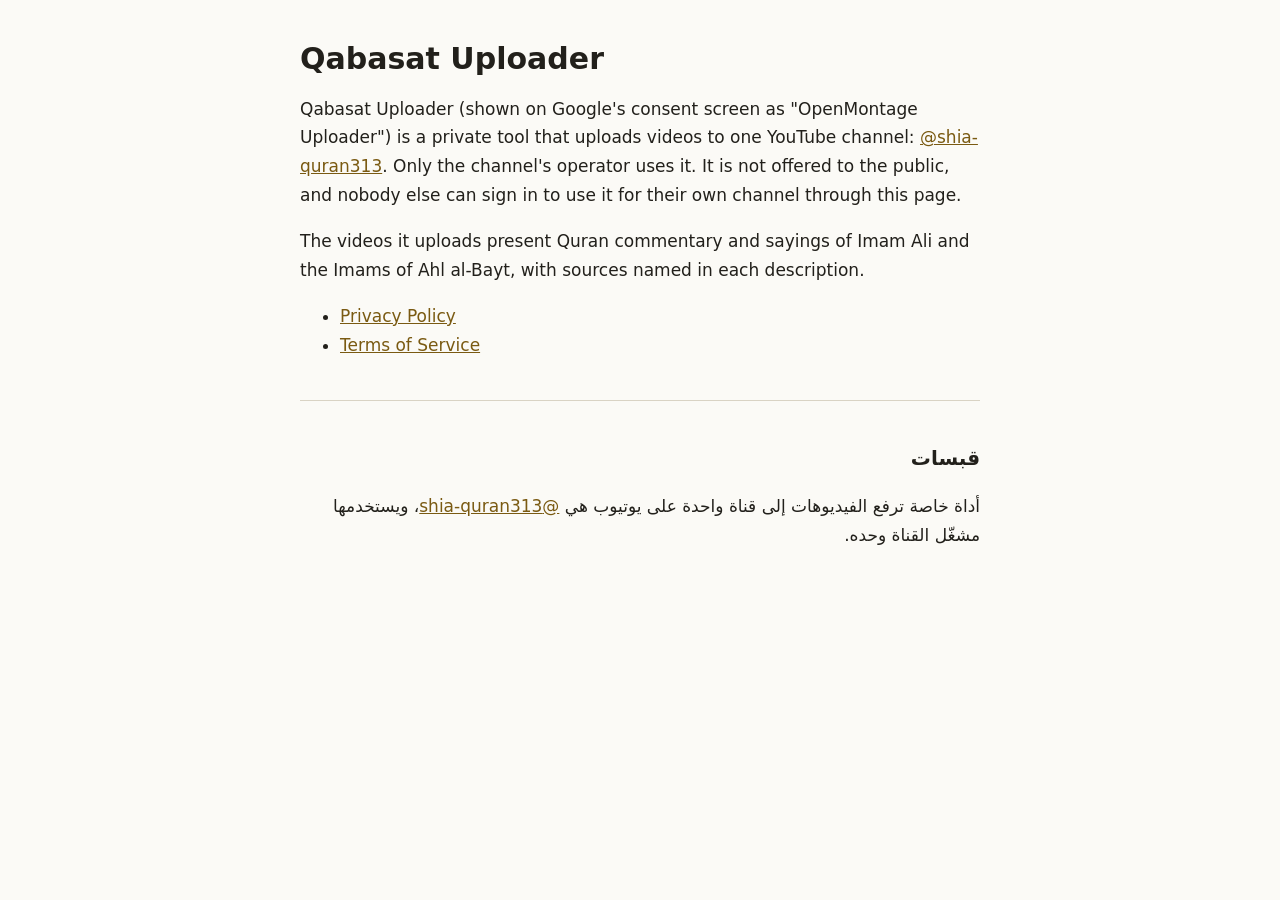
<file: index.html>
<!doctype html>
<html lang="en">
<head>
<meta charset="utf-8">
<meta name="viewport" content="width=device-width, initial-scale=1">
<title>Qabasat Uploader</title>
<link rel="stylesheet" href="style.css">
</head>
<body>
<main>
<h1>Qabasat Uploader</h1>
<p>Qabasat Uploader (shown on Google's consent screen as "OpenMontage Uploader") is a private tool that uploads videos to one YouTube channel: <a href="https://www.youtube.com/@shia-quran313">@shia-quran313</a>. Only the channel's operator uses it. It is not offered to the public, and nobody else can sign in to use it for their own channel through this page.</p>
<p>The videos it uploads present Quran commentary and sayings of Imam Ali and the Imams of Ahl al-Bayt, with sources named in each description.</p>
<ul>
<li><a href="privacy.html">Privacy Policy</a></li>
<li><a href="terms.html">Terms of Service</a></li>
</ul>
<section lang="ar" dir="rtl">
<h2>قبسات</h2>
<p>أداة خاصة ترفع الفيديوهات إلى قناة واحدة على يوتيوب هي <a href="https://www.youtube.com/@shia-quran313">@shia-quran313</a>، ويستخدمها مشغّل القناة وحده.</p>
</section>
</main>
</body>
</html>
</file>
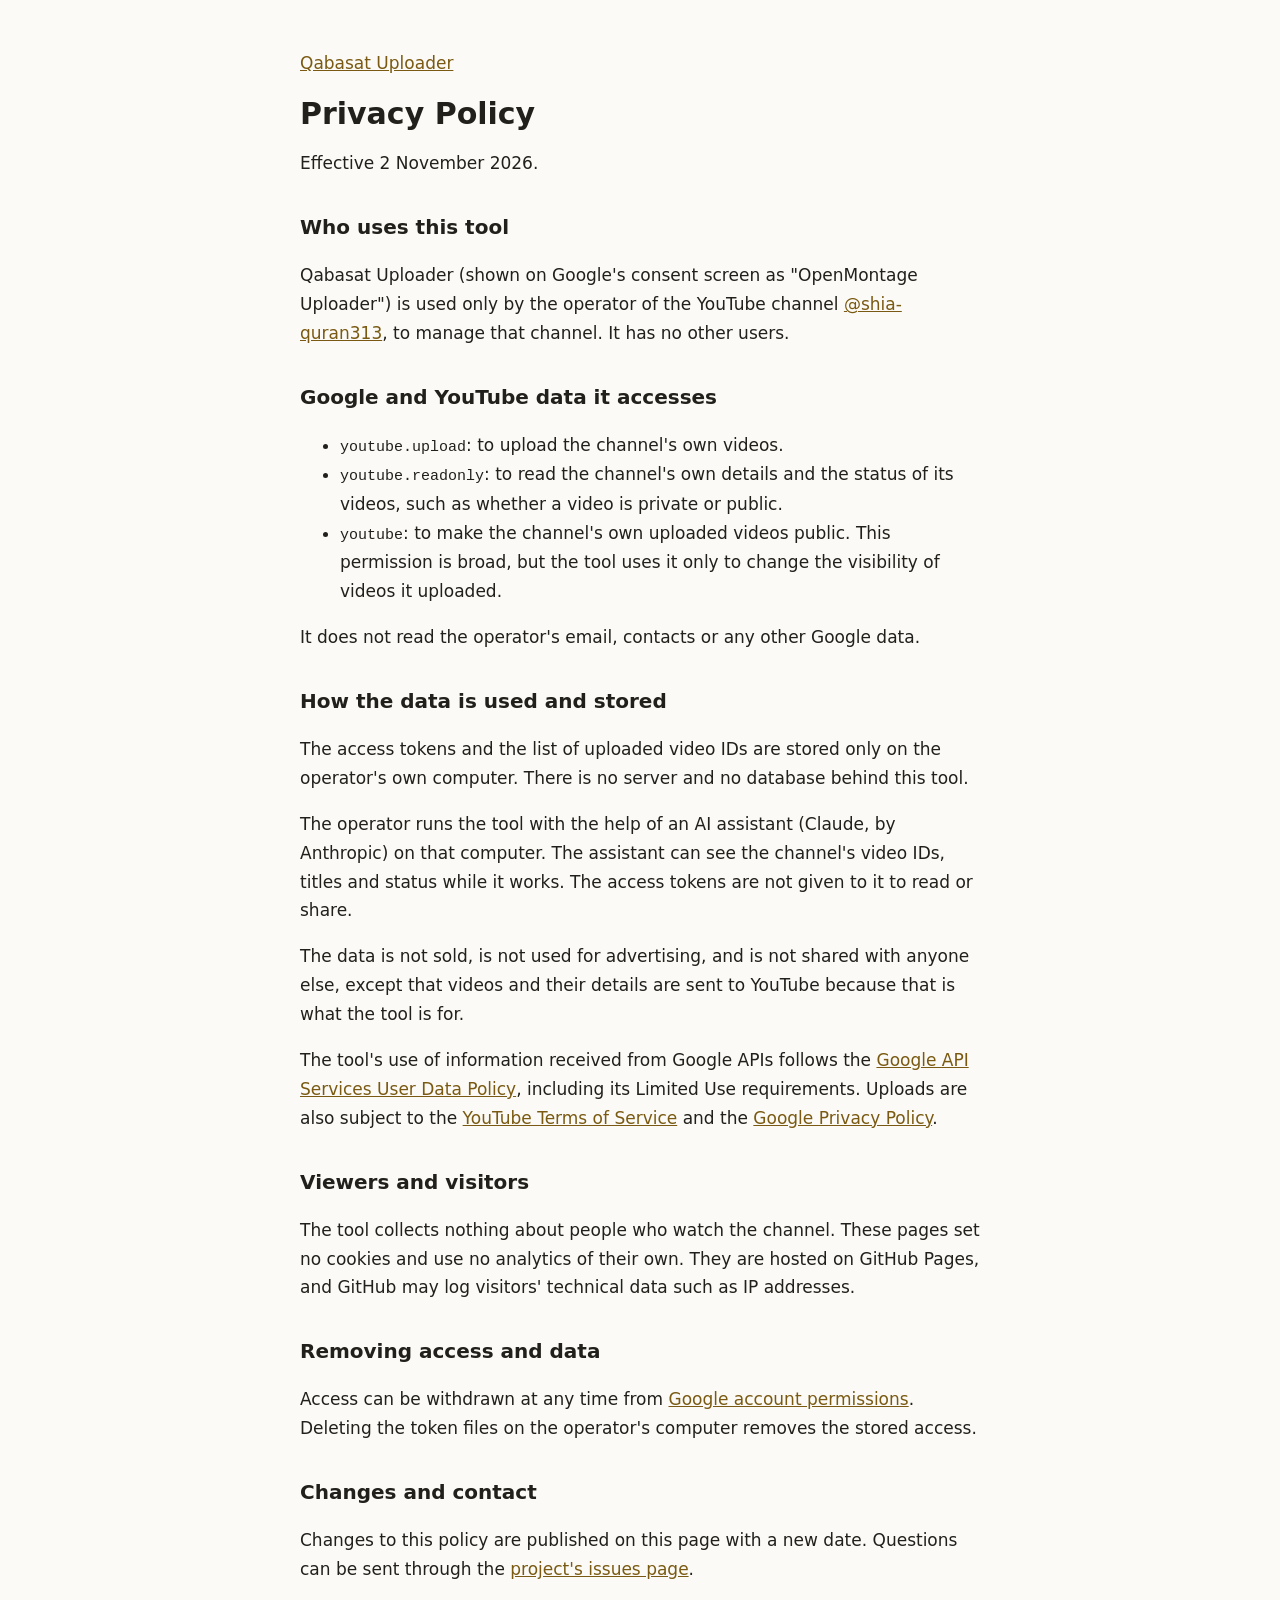
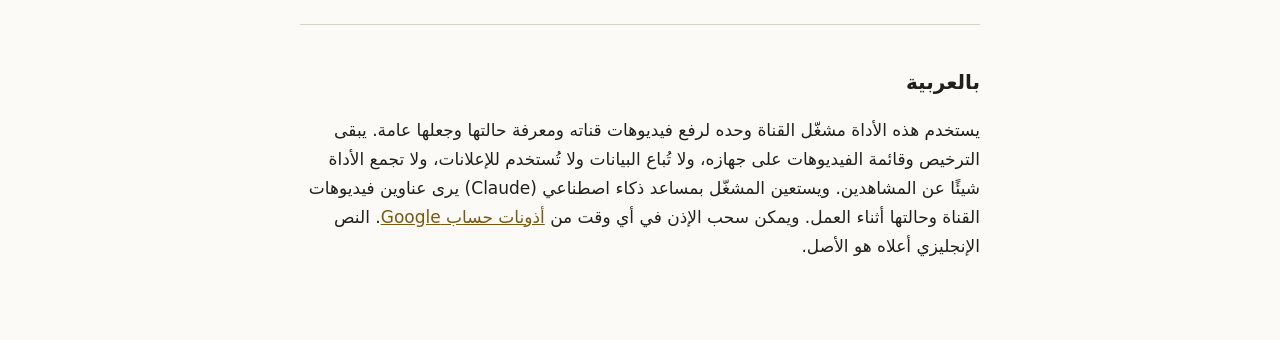
<file: privacy.html>
<!doctype html>
<html lang="en">
<head>
<meta charset="utf-8">
<meta name="viewport" content="width=device-width, initial-scale=1">
<title>Qabasat Privacy Policy</title>
<link rel="stylesheet" href="style.css">
</head>
<body>
<main>
<p><a href="index.html">Qabasat Uploader</a></p>
<h1>Privacy Policy</h1>
<p>Effective 2 November 2026.</p>

<h2>Who uses this tool</h2>
<p>Qabasat Uploader (shown on Google's consent screen as "OpenMontage Uploader") is used only by the operator of the YouTube channel <a href="https://www.youtube.com/@shia-quran313">@shia-quran313</a>, to manage that channel. It has no other users.</p>

<h2>Google and YouTube data it accesses</h2>
<ul>
<li><code>youtube.upload</code>: to upload the channel's own videos.</li>
<li><code>youtube.readonly</code>: to read the channel's own details and the status of its videos, such as whether a video is private or public.</li>
<li><code>youtube</code>: to make the channel's own uploaded videos public. This permission is broad, but the tool uses it only to change the visibility of videos it uploaded.</li>
</ul>
<p>It does not read the operator's email, contacts or any other Google data.</p>

<h2>How the data is used and stored</h2>
<p>The access tokens and the list of uploaded video IDs are stored only on the operator's own computer. There is no server and no database behind this tool.</p>
<p>The operator runs the tool with the help of an AI assistant (Claude, by Anthropic) on that computer. The assistant can see the channel's video IDs, titles and status while it works. The access tokens are not given to it to read or share.</p>
<p>The data is not sold, is not used for advertising, and is not shared with anyone else, except that videos and their details are sent to YouTube because that is what the tool is for.</p>
<p>The tool's use of information received from Google APIs follows the <a href="https://developers.google.com/terms/api-services-user-data-policy">Google API Services User Data Policy</a>, including its Limited Use requirements. Uploads are also subject to the <a href="https://www.youtube.com/t/terms">YouTube Terms of Service</a> and the <a href="https://policies.google.com/privacy">Google Privacy Policy</a>.</p>

<h2>Viewers and visitors</h2>
<p>The tool collects nothing about people who watch the channel. These pages set no cookies and use no analytics of their own. They are hosted on GitHub Pages, and GitHub may log visitors' technical data such as IP addresses.</p>

<h2>Removing access and data</h2>
<p>Access can be withdrawn at any time from <a href="https://myaccount.google.com/permissions">Google account permissions</a>. Deleting the token files on the operator's computer removes the stored access.</p>

<h2>Changes and contact</h2>
<p>Changes to this policy are published on this page with a new date. Questions can be sent through the <a href="https://github.com/BINALKHABBAZ/qabasat/issues">project's issues page</a>.</p>

<section lang="ar" dir="rtl">
<h2>بالعربية</h2>
<p>يستخدم هذه الأداة مشغّل القناة وحده لرفع فيديوهات قناته ومعرفة حالتها وجعلها عامة. يبقى الترخيص وقائمة الفيديوهات على جهازه، ولا تُباع البيانات ولا تُستخدم للإعلانات، ولا تجمع الأداة شيئًا عن المشاهدين. ويستعين المشغّل بمساعد ذكاء اصطناعي (Claude) يرى عناوين فيديوهات القناة وحالتها أثناء العمل. ويمكن سحب الإذن في أي وقت من <a href="https://myaccount.google.com/permissions">أذونات حساب Google</a>. النص الإنجليزي أعلاه هو الأصل.</p>
</section>
</main>
</body>
</html>
</file>
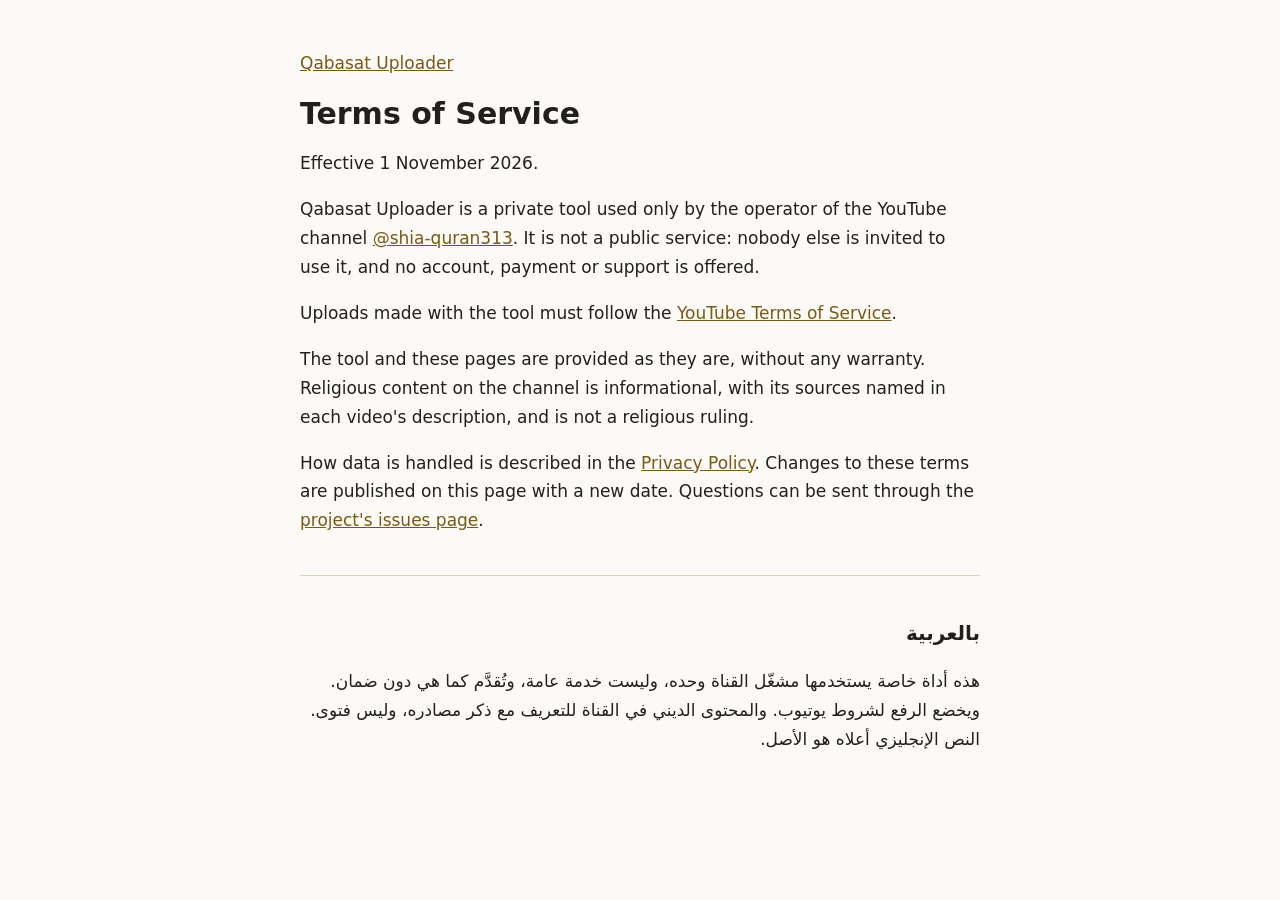
<file: terms.html>
<!doctype html>
<html lang="en">
<head>
<meta charset="utf-8">
<meta name="viewport" content="width=device-width, initial-scale=1">
<title>Qabasat Terms of Service</title>
<link rel="stylesheet" href="style.css">
</head>
<body>
<main>
<p><a href="index.html">Qabasat Uploader</a></p>
<h1>Terms of Service</h1>
<p>Effective 1 November 2026.</p>
<p>Qabasat Uploader is a private tool used only by the operator of the YouTube channel <a href="https://www.youtube.com/@shia-quran313">@shia-quran313</a>. It is not a public service: nobody else is invited to use it, and no account, payment or support is offered.</p>
<p>Uploads made with the tool must follow the <a href="https://www.youtube.com/t/terms">YouTube Terms of Service</a>.</p>
<p>The tool and these pages are provided as they are, without any warranty. Religious content on the channel is informational, with its sources named in each video's description, and is not a religious ruling.</p>
<p>How data is handled is described in the <a href="privacy.html">Privacy Policy</a>. Changes to these terms are published on this page with a new date. Questions can be sent through the <a href="https://github.com/BINALKHABBAZ/qabasat/issues">project's issues page</a>.</p>
<section lang="ar" dir="rtl">
<h2>بالعربية</h2>
<p>هذه أداة خاصة يستخدمها مشغّل القناة وحده، وليست خدمة عامة، وتُقدَّم كما هي دون ضمان. ويخضع الرفع لشروط يوتيوب. والمحتوى الديني في القناة للتعريف مع ذكر مصادره، وليس فتوى. النص الإنجليزي أعلاه هو الأصل.</p>
</section>
</main>
</body>
</html>
</file>
<file: style.css>
:root {
  --bg: #fbfaf6;
  --text: #22201b;
  --muted: #d9d3c4;
  --link: #7a5a12;
}
@media (prefers-color-scheme: dark) {
  :root {
    --bg: #14130f;
    --text: #ece8dc;
    --muted: #3a372e;
    --link: #d9b45a;
  }
}
body {
  margin: 0;
  background: var(--bg);
  color: var(--text);
  font: 17px/1.7 system-ui, "Segoe UI", Tahoma, sans-serif;
}
main {
  max-width: 680px;
  margin: 0 auto;
  padding: 32px 16px 64px;
}
h1 { font-size: 30px; line-height: 1.25; margin: 8px 0 16px; }
h2 { font-size: 20px; margin: 32px 0 8px; }
a { color: var(--link); }
code { font-size: 15px; }
section { margin-top: 40px; padding-top: 8px; border-top: 1px solid var(--muted); }
</file>
